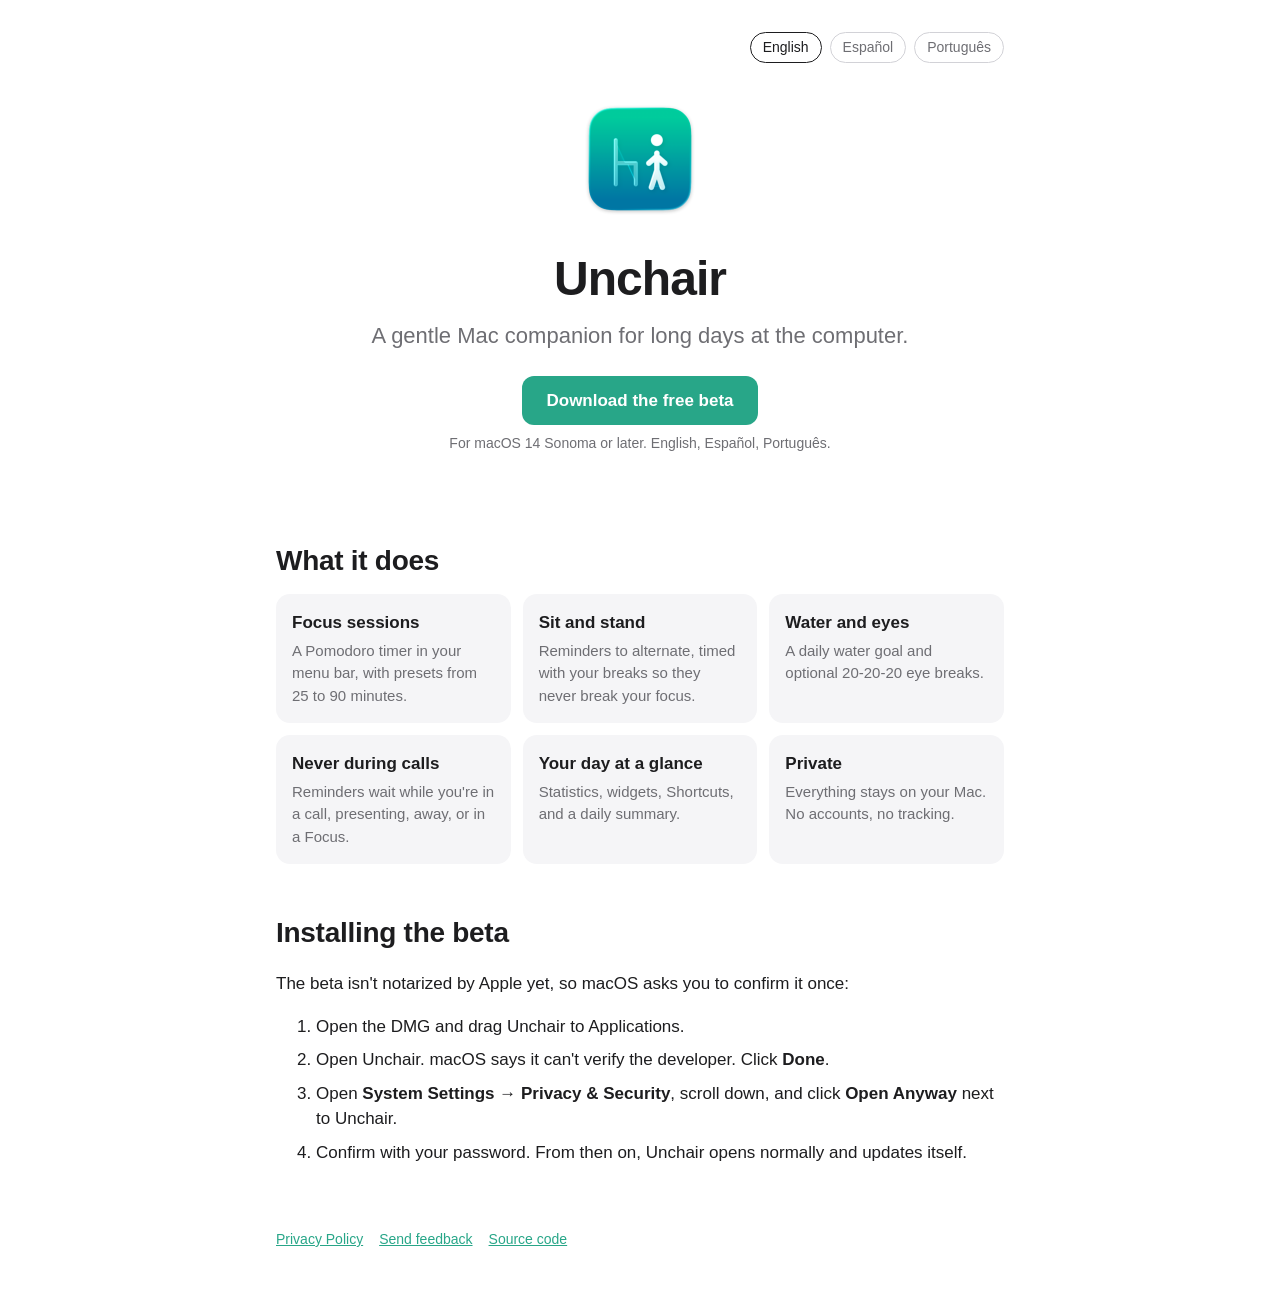
<file: docs/index.html>
<!doctype html>
<html lang="en">
<head>
  <meta charset="utf-8">
  <meta name="viewport" content="width=device-width, initial-scale=1">
  <title>Unchair</title>
  <meta name="description" content="A native macOS menu bar companion for focus, standing breaks, water, and eye rest.">
  <link rel="icon" href="icon.png">
  <link rel="stylesheet" href="styles.css">
  <script>
    window.STRINGS = {
      en: {
        title: "Unchair — healthy rhythm at your desk",
        tagline: "A gentle Mac companion for long days at the computer.",
        download: "Download the free beta",
        requirements: "For macOS 14 Sonoma or later. English, Español, Português.",
        featuresTitle: "What it does",
        f1t: "Focus sessions", f1: "A Pomodoro timer in your menu bar, with presets from 25 to 90 minutes.",
        f2t: "Sit and stand", f2: "Reminders to alternate, timed with your breaks so they never break your focus.",
        f3t: "Water and eyes", f3: "A daily water goal and optional 20-20-20 eye breaks.",
        f4t: "Never during calls", f4: "Reminders wait while you're in a call, presenting, away, or in a Focus.",
        f5t: "Your day at a glance", f5: "Statistics, widgets, Shortcuts, and a daily summary.",
        f6t: "Private", f6: "Everything stays on your Mac. No accounts, no tracking.",
        installTitle: "Installing the beta",
        installIntro: "The beta isn't notarized by Apple yet, so macOS asks you to confirm it once:",
        i1: "Open the DMG and drag Unchair to Applications.",
        i2: "Open Unchair. macOS says it can't verify the developer. Click <strong>Done</strong>.",
        i3: "Open <strong>System Settings → Privacy &amp; Security</strong>, scroll down, and click <strong>Open Anyway</strong> next to Unchair.",
        i4: "Confirm with your password. From then on, Unchair opens normally and updates itself.",
        privacy: "Privacy Policy", feedback: "Send feedback", source: "Source code"
      },
      es: {
        title: "Unchair — un ritmo saludable en tu escritorio",
        tagline: "Un compañero amable para largas jornadas frente a la Mac.",
        download: "Descargar la beta gratuita",
        requirements: "Para macOS 14 Sonoma o posterior. English, Español, Português.",
        featuresTitle: "Qué hace",
        f1t: "Sesiones de concentración", f1: "Un temporizador Pomodoro en la barra de menús, de 25 a 90 minutos.",
        f2t: "Sentado y de pie", f2: "Recordatorios para alternar, sincronizados con tus descansos para no cortar tu concentración.",
        f3t: "Agua y vista", f3: "Un objetivo diario de agua y descansos visuales 20-20-20 opcionales.",
        f4t: "Nunca durante llamadas", f4: "Los recordatorios esperan si estás en una llamada, presentando, ausente o en un modo de concentración.",
        f5t: "Tu día de un vistazo", f5: "Estadísticas, widgets, Atajos y un resumen diario.",
        f6t: "Privado", f6: "Todo se queda en tu Mac. Sin cuentas ni rastreo.",
        installTitle: "Instalar la beta",
        installIntro: "La beta aún no está notarizada por Apple, así que macOS te pide confirmarla una vez:",
        i1: "Abre el DMG y arrastra Unchair a Aplicaciones.",
        i2: "Abre Unchair. macOS dirá que no puede verificar al desarrollador. Haz clic en <strong>OK</strong>.",
        i3: "Abre <strong>Ajustes del Sistema → Privacidad y seguridad</strong>, desplázate y haz clic en <strong>Abrir de todos modos</strong> junto a Unchair.",
        i4: "Confirma con tu contraseña. A partir de ahí, Unchair se abre con normalidad y se actualiza solo.",
        privacy: "Política de privacidad", feedback: "Enviar comentarios", source: "Código fuente"
      },
      pt: {
        title: "Unchair — um ritmo saudável na sua mesa",
        tagline: "Um companheiro gentil para longos dias no computador.",
        download: "Baixar o beta gratuito",
        requirements: "Para macOS 14 Sonoma ou posterior. English, Español, Português.",
        featuresTitle: "O que ele faz",
        f1t: "Sessões de foco", f1: "Um timer Pomodoro na barra de menus, de 25 a 90 minutos.",
        f2t: "Sentar e levantar", f2: "Lembretes para alternar, sincronizados com as pausas para não quebrar seu foco.",
        f3t: "Água e olhos", f3: "Uma meta diária de água e pausas 20-20-20 opcionais para os olhos.",
        f4t: "Nunca durante chamadas", f4: "Os lembretes esperam enquanto você está em chamada, apresentando, ausente ou em Foco.",
        f5t: "Seu dia num relance", f5: "Estatísticas, widgets, Atalhos e um resumo diário.",
        f6t: "Privado", f6: "Tudo fica no seu Mac. Sem contas, sem rastreamento.",
        installTitle: "Instalando o beta",
        installIntro: "O beta ainda não é notarizado pela Apple, então o macOS pede uma confirmação uma vez:",
        i1: "Abra o DMG e arraste o Unchair para Aplicativos.",
        i2: "Abra o Unchair. O macOS diz que não pode verificar o desenvolvedor. Clique em <strong>OK</strong>.",
        i3: "Abra <strong>Ajustes do Sistema → Privacidade e Segurança</strong>, role para baixo e clique em <strong>Abrir Mesmo Assim</strong> ao lado do Unchair.",
        i4: "Confirme com sua senha. A partir daí, o Unchair abre normalmente e se atualiza sozinho.",
        privacy: "Política de privacidade", feedback: "Enviar feedback", source: "Código-fonte"
      }
    };
  </script>
  <script src="i18n.js"></script>
</head>
<body>
  <main>
    <nav aria-label="Language">
      <button data-lang="en">English</button>
      <button data-lang="es">Español</button>
      <button data-lang="pt">Português</button>
    </nav>

    <section class="hero">
      <img src="icon.png" alt="">
      <h1>Unchair</h1>
      <p class="tagline" data-i18n="tagline">A gentle Mac companion for long days at the computer.</p>
      <a class="button" href="https://github.com/Lukazovic/unchair/releases/latest" data-i18n="download">Download the free beta</a>
      <p class="small" data-i18n="requirements">For macOS 14 Sonoma or later.</p>
    </section>

    <h2 data-i18n="featuresTitle">What it does</h2>
    <div class="features">
      <div class="feature"><strong data-i18n="f1t"></strong><p data-i18n="f1"></p></div>
      <div class="feature"><strong data-i18n="f2t"></strong><p data-i18n="f2"></p></div>
      <div class="feature"><strong data-i18n="f3t"></strong><p data-i18n="f3"></p></div>
      <div class="feature"><strong data-i18n="f4t"></strong><p data-i18n="f4"></p></div>
      <div class="feature"><strong data-i18n="f5t"></strong><p data-i18n="f5"></p></div>
      <div class="feature"><strong data-i18n="f6t"></strong><p data-i18n="f6"></p></div>
    </div>

    <h2 data-i18n="installTitle">Installing the beta</h2>
    <p data-i18n="installIntro"></p>
    <ol>
      <li data-i18n="i1"></li>
      <li data-i18n="i2"></li>
      <li data-i18n="i3"></li>
      <li data-i18n="i4"></li>
    </ol>

    <footer>
      <a href="privacy.html" data-i18n="privacy">Privacy Policy</a>
      <a href="https://github.com/Lukazovic/unchair/issues/new?template=feedback.yml" data-i18n="feedback">Send feedback</a>
      <a href="https://github.com/Lukazovic/unchair" data-i18n="source">Source code</a>
    </footer>
  </main>
</body>
</html>
</file>
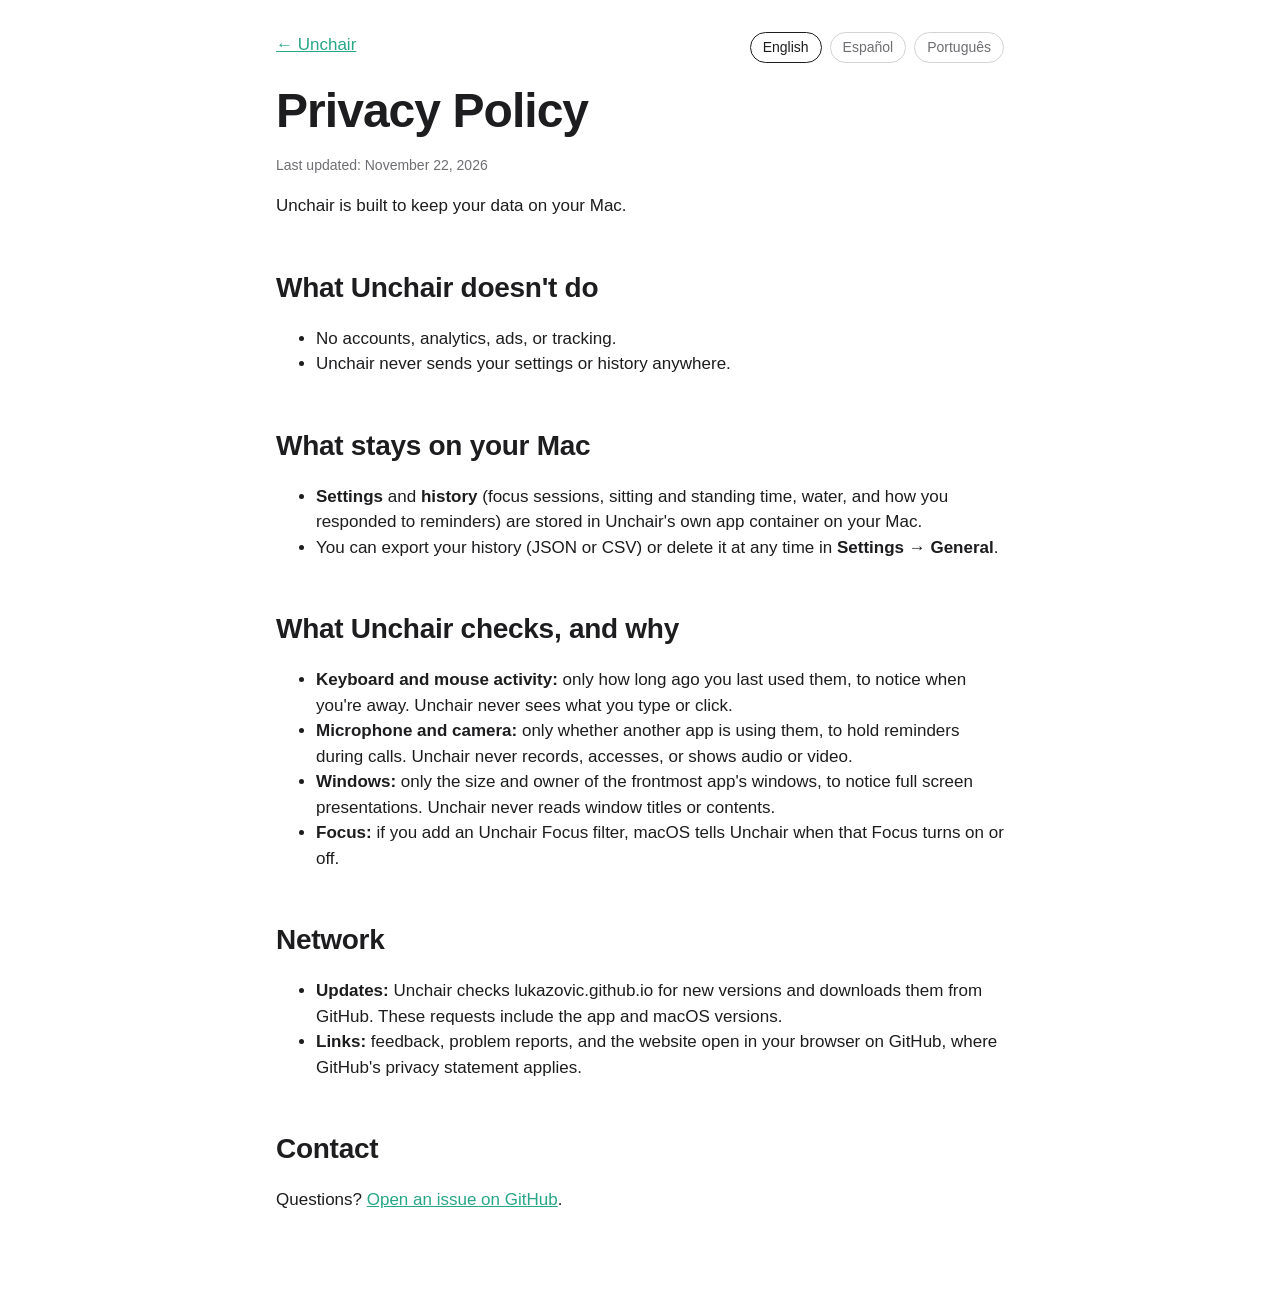
<file: docs/privacy.html>
<!doctype html>
<html lang="en">
<head>
  <meta charset="utf-8">
  <meta name="viewport" content="width=device-width, initial-scale=1">
  <title>Unchair — Privacy Policy</title>
  <link rel="icon" href="icon.png">
  <link rel="stylesheet" href="styles.css">
  <script>
    window.STRINGS = {
  "en": {
    "content": "<h1>Privacy Policy</h1>\n<p class=\"small\">Last updated: November 22, 2026</p>\n<p>Unchair is built to keep your data on your Mac.</p>\n<h2>What Unchair doesn't do</h2>\n<ul><li>No accounts, analytics, ads, or tracking.</li><li>Unchair never sends your settings or history anywhere.</li></ul>\n<h2>What stays on your Mac</h2>\n<ul><li><strong>Settings</strong> and <strong>history</strong> (focus sessions, sitting and standing time, water, and how you responded to reminders) are stored in Unchair's own app container on your Mac.</li>\n<li>You can export your history (JSON or CSV) or delete it at any time in <strong>Settings → General</strong>.</li></ul>\n<h2>What Unchair checks, and why</h2>\n<ul><li><strong>Keyboard and mouse activity:</strong> only how long ago you last used them, to notice when you're away. Unchair never sees what you type or click.</li>\n<li><strong>Microphone and camera:</strong> only whether another app is using them, to hold reminders during calls. Unchair never records, accesses, or shows audio or video.</li>\n<li><strong>Windows:</strong> only the size and owner of the frontmost app's windows, to notice full screen presentations. Unchair never reads window titles or contents.</li>\n<li><strong>Focus:</strong> if you add an Unchair Focus filter, macOS tells Unchair when that Focus turns on or off.</li></ul>\n<h2>Network</h2>\n<ul><li><strong>Updates:</strong> Unchair checks lukazovic.github.io for new versions and downloads them from GitHub. These requests include the app and macOS versions.</li>\n<li><strong>Links:</strong> feedback, problem reports, and the website open in your browser on GitHub, where GitHub's privacy statement applies.</li></ul>\n<h2>Contact</h2>\n<p>Questions? <a href=\"https://github.com/Lukazovic/unchair/issues\">Open an issue on GitHub</a>.</p>",
    "back": "← Unchair"
  },
  "es": {
    "content": "<h1>Política de privacidad</h1>\n<p class=\"small\">Última actualización: 22 de noviembre de 2026</p>\n<p>Unchair está hecho para que tus datos se queden en tu Mac.</p>\n<h2>Lo que Unchair no hace</h2>\n<ul><li>Sin cuentas, analíticas, anuncios ni rastreo.</li><li>Unchair nunca envía tus ajustes ni tu historial a ningún lado.</li></ul>\n<h2>Lo que se queda en tu Mac</h2>\n<ul><li>Los <strong>ajustes</strong> y el <strong>historial</strong> (sesiones de concentración, tiempo sentado y de pie, agua y cómo respondiste a los recordatorios) se guardan en el contenedor propio de Unchair en tu Mac.</li>\n<li>Puedes exportar tu historial (JSON o CSV) o borrarlo cuando quieras en <strong>Ajustes → General</strong>.</li></ul>\n<h2>Qué revisa Unchair y por qué</h2>\n<ul><li><strong>Actividad del teclado y el ratón:</strong> solo cuánto tiempo hace que los usaste, para saber cuándo no estás. Unchair nunca ve lo que escribes ni dónde haces clic.</li>\n<li><strong>Micrófono y cámara:</strong> solo si otra app los está usando, para poner en espera los recordatorios durante llamadas. Unchair nunca graba, accede ni muestra audio o video.</li>\n<li><strong>Ventanas:</strong> solo el tamaño y el dueño de las ventanas de la app en primer plano, para detectar presentaciones a pantalla completa. Unchair nunca lee títulos ni contenidos.</li>\n<li><strong>Concentración:</strong> si añades un filtro de Unchair a un modo de concentración, macOS avisa a Unchair cuando se activa o desactiva.</li></ul>\n<h2>Red</h2>\n<ul><li><strong>Actualizaciones:</strong> Unchair consulta lukazovic.github.io para buscar versiones nuevas y las descarga de GitHub. Estas solicitudes incluyen la versión de la app y de macOS.</li>\n<li><strong>Enlaces:</strong> los comentarios, los reportes de problemas y el sitio web se abren en tu navegador en GitHub, donde aplica la declaración de privacidad de GitHub.</li></ul>\n<h2>Contacto</h2>\n<p>¿Preguntas? <a href=\"https://github.com/Lukazovic/unchair/issues\">Abre un issue en GitHub</a>.</p>",
    "back": "← Unchair"
  },
  "pt": {
    "content": "<h1>Política de privacidade</h1>\n<p class=\"small\">Última atualização: 22 de novembro de 2026</p>\n<p>O Unchair foi feito para que seus dados fiquem no seu Mac.</p>\n<h2>O que o Unchair não faz</h2>\n<ul><li>Sem contas, análises, anúncios ou rastreamento.</li><li>O Unchair nunca envia seus ajustes ou seu histórico para lugar nenhum.</li></ul>\n<h2>O que fica no seu Mac</h2>\n<ul><li>Os <strong>ajustes</strong> e o <strong>histórico</strong> (sessões de foco, tempo sentado e em pé, água e como você respondeu aos lembretes) ficam no contêiner do próprio Unchair no seu Mac.</li>\n<li>Você pode exportar seu histórico (JSON ou CSV) ou apagá-lo a qualquer momento em <strong>Ajustes → Geral</strong>.</li></ul>\n<h2>O que o Unchair verifica, e por quê</h2>\n<ul><li><strong>Atividade do teclado e do mouse:</strong> apenas há quanto tempo você os usou, para perceber quando você está ausente. O Unchair nunca vê o que você digita ou clica.</li>\n<li><strong>Microfone e câmera:</strong> apenas se outro app está usando, para segurar os lembretes durante chamadas. O Unchair nunca grava, acessa ou mostra áudio ou vídeo.</li>\n<li><strong>Janelas:</strong> apenas o tamanho e o dono das janelas do app em primeiro plano, para perceber apresentações em tela cheia. O Unchair nunca lê títulos ou conteúdos.</li>\n<li><strong>Foco:</strong> se você adicionar um filtro do Unchair a um Foco, o macOS avisa o Unchair quando esse Foco liga ou desliga.</li></ul>\n<h2>Rede</h2>\n<ul><li><strong>Atualizações:</strong> o Unchair consulta lukazovic.github.io em busca de versões novas e as baixa do GitHub. Essas solicitações incluem as versões do app e do macOS.</li>\n<li><strong>Links:</strong> feedback, relatos de problemas e o site abrem no seu navegador, no GitHub, onde vale a declaração de privacidade do GitHub.</li></ul>\n<h2>Contato</h2>\n<p>Dúvidas? <a href=\"https://github.com/Lukazovic/unchair/issues\">Abra uma issue no GitHub</a>.</p>",
    "back": "← Unchair"
  }
};
  </script>
  <script src="i18n.js"></script>
</head>
<body>
  <main>
    <nav aria-label="Language">
      <a href="index.html" data-i18n="back" style="margin-right:auto">← Unchair</a>
      <button data-lang="en">English</button>
      <button data-lang="es">Español</button>
      <button data-lang="pt">Português</button>
    </nav>
    <article data-i18n="content"><h1>Privacy Policy</h1>
<p class="small">Last updated: November 22, 2026</p>
<p>Unchair is built to keep your data on your Mac.</p>
<h2>What Unchair doesn't do</h2>
<ul><li>No accounts, analytics, ads, or tracking.</li><li>Unchair never sends your settings or history anywhere.</li></ul>
<h2>What stays on your Mac</h2>
<ul><li><strong>Settings</strong> and <strong>history</strong> (focus sessions, sitting and standing time, water, and how you responded to reminders) are stored in Unchair's own app container on your Mac.</li>
<li>You can export your history (JSON or CSV) or delete it at any time in <strong>Settings → General</strong>.</li></ul>
<h2>What Unchair checks, and why</h2>
<ul><li><strong>Keyboard and mouse activity:</strong> only how long ago you last used them, to notice when you're away. Unchair never sees what you type or click.</li>
<li><strong>Microphone and camera:</strong> only whether another app is using them, to hold reminders during calls. Unchair never records, accesses, or shows audio or video.</li>
<li><strong>Windows:</strong> only the size and owner of the frontmost app's windows, to notice full screen presentations. Unchair never reads window titles or contents.</li>
<li><strong>Focus:</strong> if you add an Unchair Focus filter, macOS tells Unchair when that Focus turns on or off.</li></ul>
<h2>Network</h2>
<ul><li><strong>Updates:</strong> Unchair checks lukazovic.github.io for new versions and downloads them from GitHub. These requests include the app and macOS versions.</li>
<li><strong>Links:</strong> feedback, problem reports, and the website open in your browser on GitHub, where GitHub's privacy statement applies.</li></ul>
<h2>Contact</h2>
<p>Questions? <a href="https://github.com/Lukazovic/unchair/issues">Open an issue on GitHub</a>.</p></article>
  </main>
</body>
</html>
</file>
<file: docs/styles.css>
:root {
  --bg: #ffffff;
  --fg: #1d1d1f;
  --muted: #6e6e73;
  --card: #f5f5f7;
  --accent: #28a688;
  --accent-fg: #ffffff;
  --border: #d2d2d7;
}
@media (prefers-color-scheme: dark) {
  :root {
    --bg: #161617;
    --fg: #f5f5f7;
    --muted: #a1a1a6;
    --card: #1f1f21;
    --accent: #3cc49f;
    --accent-fg: #0b2b23;
    --border: #3a3a3c;
  }
}
* { box-sizing: border-box; }
body {
  margin: 0;
  background: var(--bg);
  color: var(--fg);
  font: 17px/1.5 -apple-system, BlinkMacSystemFont, "SF Pro Text", "Helvetica Neue", sans-serif;
}
main { max-width: 760px; margin: 0 auto; padding: 32px 16px 64px; }
nav { display: flex; justify-content: flex-end; gap: 8px; }
nav button {
  background: none; border: 1px solid var(--border); color: var(--muted);
  border-radius: 999px; padding: 4px 12px; font: inherit; font-size: 14px; cursor: pointer;
}
nav button[aria-pressed="true"] { color: var(--fg); border-color: var(--fg); }
.hero { text-align: center; padding: 32px 0 24px; }
.hero img { width: 128px; height: 128px; }
h1 { font-size: 48px; letter-spacing: -0.02em; margin: 12px 0 4px; }
h2 { font-size: 28px; letter-spacing: -0.01em; margin: 48px 0 12px; }
.tagline { font-size: 22px; color: var(--muted); margin: 0 0 24px; }
.button {
  display: inline-block; background: var(--accent); color: var(--accent-fg);
  text-decoration: none; font-weight: 600; padding: 12px 24px; border-radius: 12px;
}
.small { color: var(--muted); font-size: 14px; margin-top: 8px; }
.features { display: grid; grid-template-columns: repeat(auto-fit, minmax(220px, 1fr)); gap: 12px; }
.feature { background: var(--card); border-radius: 14px; padding: 16px; }
.feature strong { display: block; margin-bottom: 4px; }
.feature p { margin: 0; color: var(--muted); font-size: 15px; }
ol li { margin-bottom: 8px; }
code { background: var(--card); padding: 2px 6px; border-radius: 6px; font-size: 15px; }
footer { margin-top: 64px; color: var(--muted); font-size: 14px; display: flex; gap: 16px; flex-wrap: wrap; }
a { color: var(--accent); }
</file>
